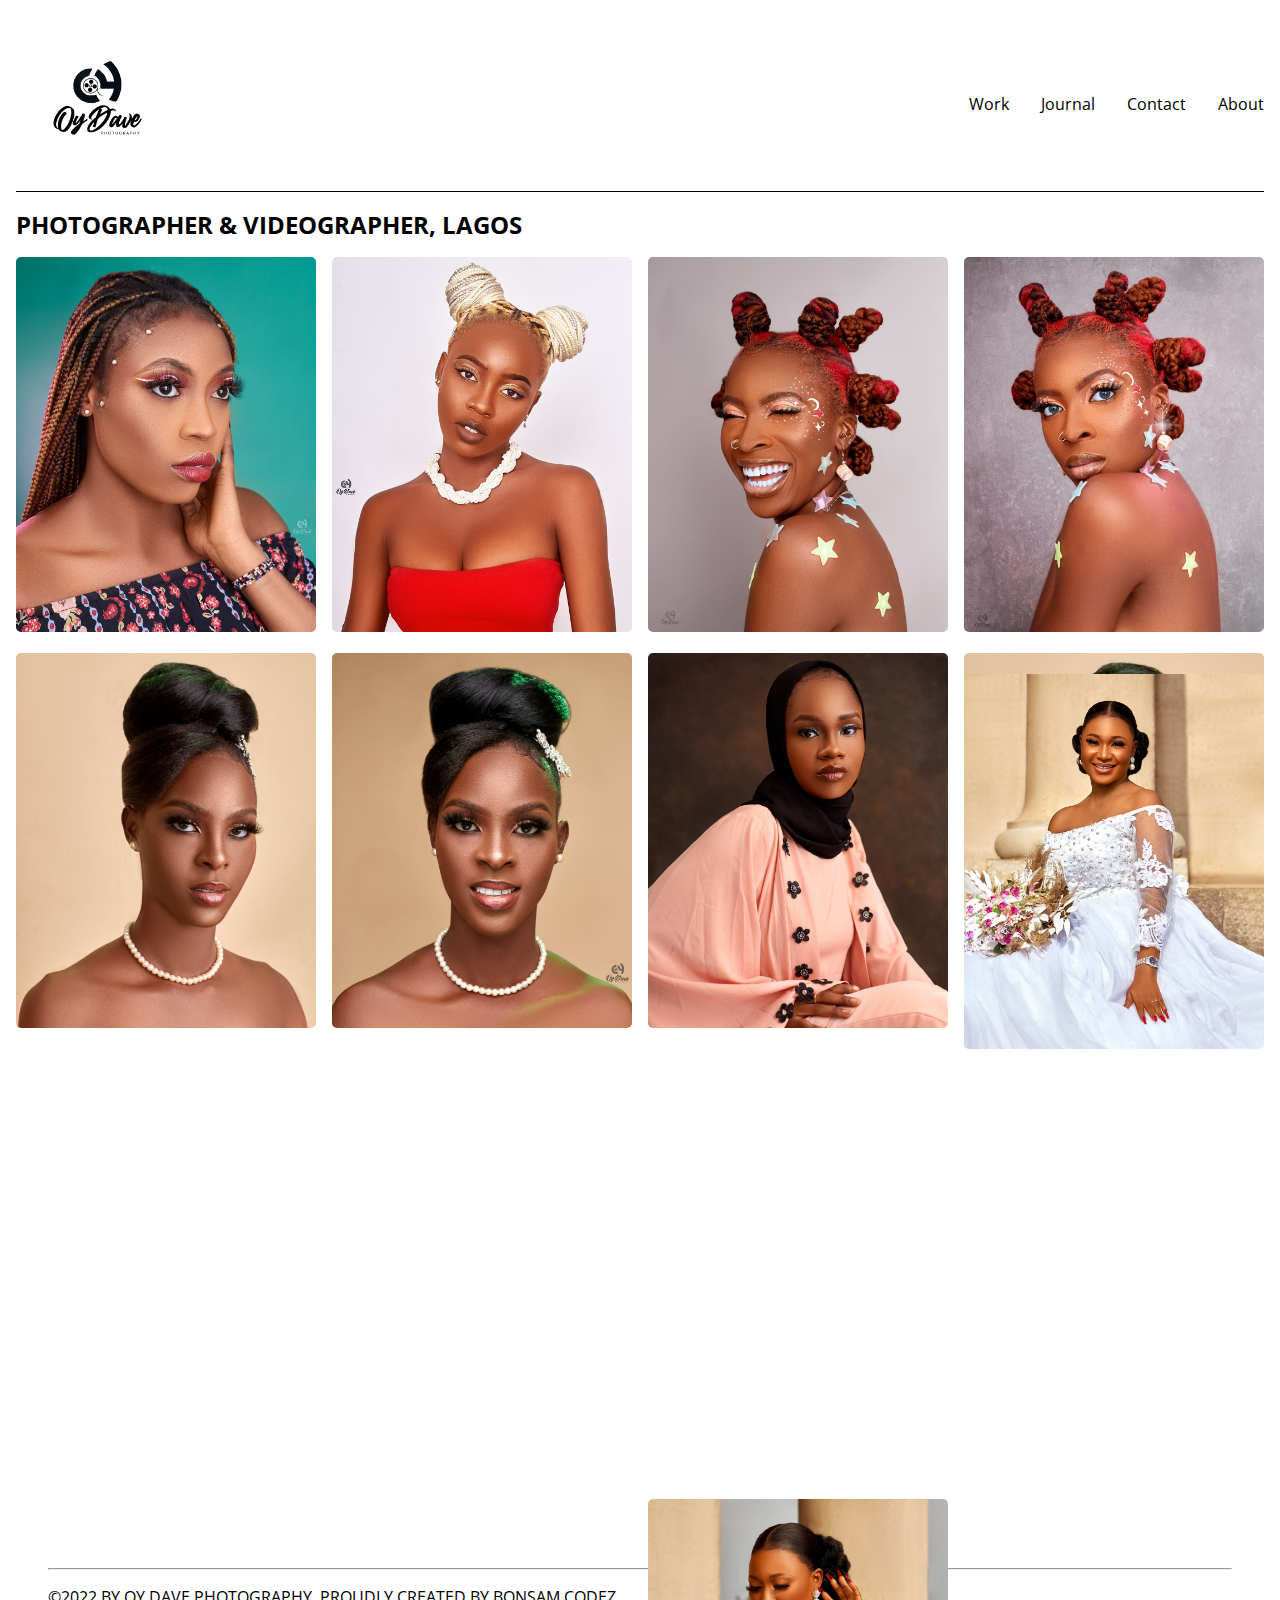
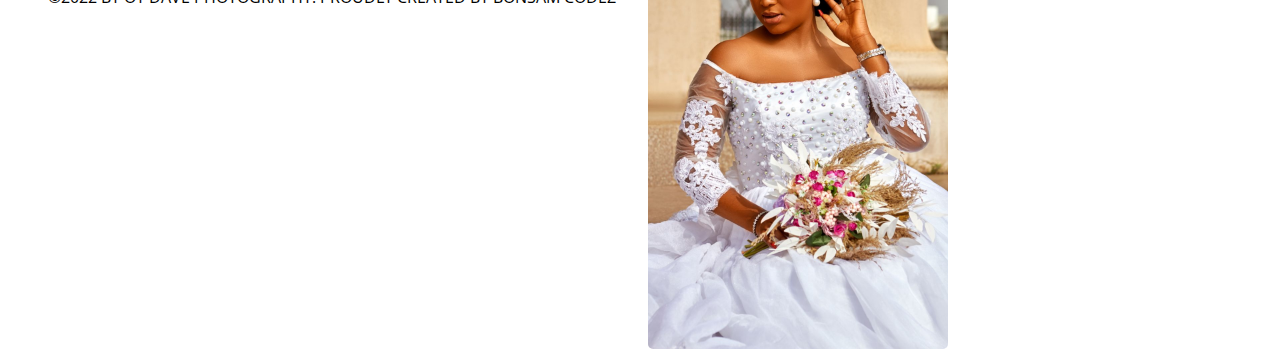
<file: index.html>
<!DOCTYPE html>
<html lang="en">
  <head>
    <meta charset="UTF-8" />
    <meta http-equiv="X-UA-Compatible" content="IE=edge" />
    <meta name="viewport" content="width=device-width, initial-scale=1.0" />
    <title>Oy Dave</title>
    <link rel="preconnect" href="https://fonts.googleapis.com" />
    <link rel="preconnect" href="https://fonts.gstatic.com" crossorigin />
    <link
      href="https://fonts.googleapis.com/css2?family=Heebo&family=Montserrat:wght@500&family=Open+Sans&family=Poppins:ital,wght@0,400;0,700;1,100&family=Raleway:ital,wght@0,600;1,100&family=Roboto&family=Roboto+Condensed&display=swap"
      rel="stylesheet"
    />
    <link
      rel="stylesheet"
      href="https://cdnjs.cloudflare.com/ajax/libs/font-awesome/6.1.2/css/all.min.css"
      integrity="sha512-1sCRPdkRXhBV2PBLUdRb4tMg1w2YPf37qatUFeS7zlBy7jJI8Lf4VHwWfZZfpXtYSLy85pkm9GaYVYMfw5BC1A=="
      crossorigin="anonymous"
      referrerpolicy="no-referrer"
    />
    <link rel="stylesheet" href="style.css" />
    <link rel="stylesheet" href="https://unpkg.com/aos@next/dist/aos.css" />
    <link rel="stylesheet" href="mobile.css" />
  </head>
  <body>
    <div class="main-body">
      <nav class="menu-bar">
        <div class="nav-header">
          <a href="/index.html"
            ><img
              src="images/OY Dave - Watermark Black.png"
              alt="logo"
              class="nav-logo"
          /></a>

          <div class="nav-toggle">
            <i class="fa-solid fa-bars" data-aos="slide-up"></i>
          </div>
        </div>
        <ul class="links">
          <li class="link"><a href="/index.html">Work</a></li>
          <li class="link"><a href="/journal.html">Journal</a></li>
          <li class="link"><a href="/contact.html">Contact</a></li>
          <li class="link"><a href="/about.html">About</a></li>
        </ul>
      </nav>
      <div class="header-content">
        <div class="header-div">
          <h2 class="lag">PHOTOGRAPHER & VIDEOGRAPHER, lAGOS</h2>
        </div>
        <div
          class="header-flex"
          data-aos="fade-left"
          data-aos-easing="ease-in-out"
          data-aos-delay="50"
        >
          <a href="http://instagram.com/oydave_">
            <i class="fa-brands fa-instagram"></i
          ></a>
          <a href="https://mobile.twitter.com/_OyDave"
            ><i class="fa-brands fa-twitter"></i
          ></a>
        </div>
      </div>
      <section class="gallery">
        <a href="/slides.html"
          ><div>
            <img
              src="images/Rhodes-2.jpg"
              alt=""
              class="rods-img"
              data-aos="flip-up"
              data-aos-duration="1000"
              data-aos-easing="ease-in-out"
            /></div
        ></a>
        <a href="/slides.html"
          ><div>
            <img
              src="images/Sharrr5.jpg"
              alt=""
              class="rods-img"
              data-aos="flip-up"
              data-aos-duration="1000"
              data-aos-easing="ease-in-out"
            /></div
        ></a>
        <a href="/slides.html"
          ><div>
            <img
              src="images/M3.jpg"
              alt=""
              class="rods-img"
              data-aos="flip-up"
              data-aos-duration="1000"
              data-aos-easing="ease-in-out"
            /></div
        ></a>
        <a href="/slides.html"
          ><div>
            <img
              src="images/Marve1c.jpg"
              alt=""
              class="rods-img"
              data-aos="flip-up"
              data-aos-duration="1000"
              data-aos-easing="ease-in-out"
            /></div
        ></a>
        <a href="/slides.html"
          ><div>
            <img
              src="images/Iyanu-1.jpg"
              alt=""
              class="rods-img"
              data-aos="flip-left"
              data-aos-duration="1000"
              data-aos-easing="ease-in-out"
            /></div
        ></a>
        <a href="/slides.html"
          ><div>
            <img
              src="images/Iyanu-3.jpg"
              alt=""
              class="rods-img"
              data-aos="flip-right"
              data-aos-duration="1000"
              data-aos-easing="ease-in-out"
            /></div
        ></a>
        <a href="/slides.html"
          ><div>
            <img
              src="images/Khal.jpg"
              alt=""
              class="rods-img"
              data-aos="slide-left"
              data-aos-duration="1000"
              data-aos-easing="ease-in-out"
            /></div
        ></a>
        <a href="/slides.html"
          ><div>
            <img
              src="images/Iyanu-1.jpg"
              alt=""
              class="rods-img"
              data-aos="slide-right"
              data-aos-duration="1000"
              data-aos-easing="ease-in-out"
            /></div
        ></a>
        <a href="/slides.html"
          ><div>
            <img
              src="images/Dote 2.jpg"
              alt=""
              class="rods-img"
              data-aos="flip-left"
              data-aos-duration="1000"
              data-aos-easing="ease-in-out"
            /></div
        ></a>
        <a href="/slides.html"
          ><div>
            <img
              src="images/a.jpg"
              alt=""
              class="rods-img"
              data-aos="flip-right"
              data-aos-duration="1000"
            /></div
        ></a>
        <a href="/slides.html"
          ><div>
            <img
              src="images/b.jpg"
              alt=""
              class="rods-img"
              data-aos="slide-up"
              data-aos-duration="1000"
              data-aos-easing="ease-in-out"
            /></div
        ></a>
        <a href="/slides.html"
          ><div>
            <img
              src="images/c.jpg"
              alt=""
              class="rods-img"
              data-aos="slide-down"
              data-aos-duration="1000"
              data-aos-easing="ease-in-out"
            /></div
        ></a>
      </section>
    </div>

    <footer>
      <hr class="horizon" />
      <p>&copy;2022 BY OY DAVE PHOTOGRAPHY. PROUDLY CREATED BY BONSAM CODEZ</p>
    </footer>
    <script src="https://unpkg.com/aos@next/dist/aos.js"></script>
    <script>
      AOS.init({ duration: 3000 });
    </script>
    <script src="app.js"></script>
  </body>
</html>
</file>
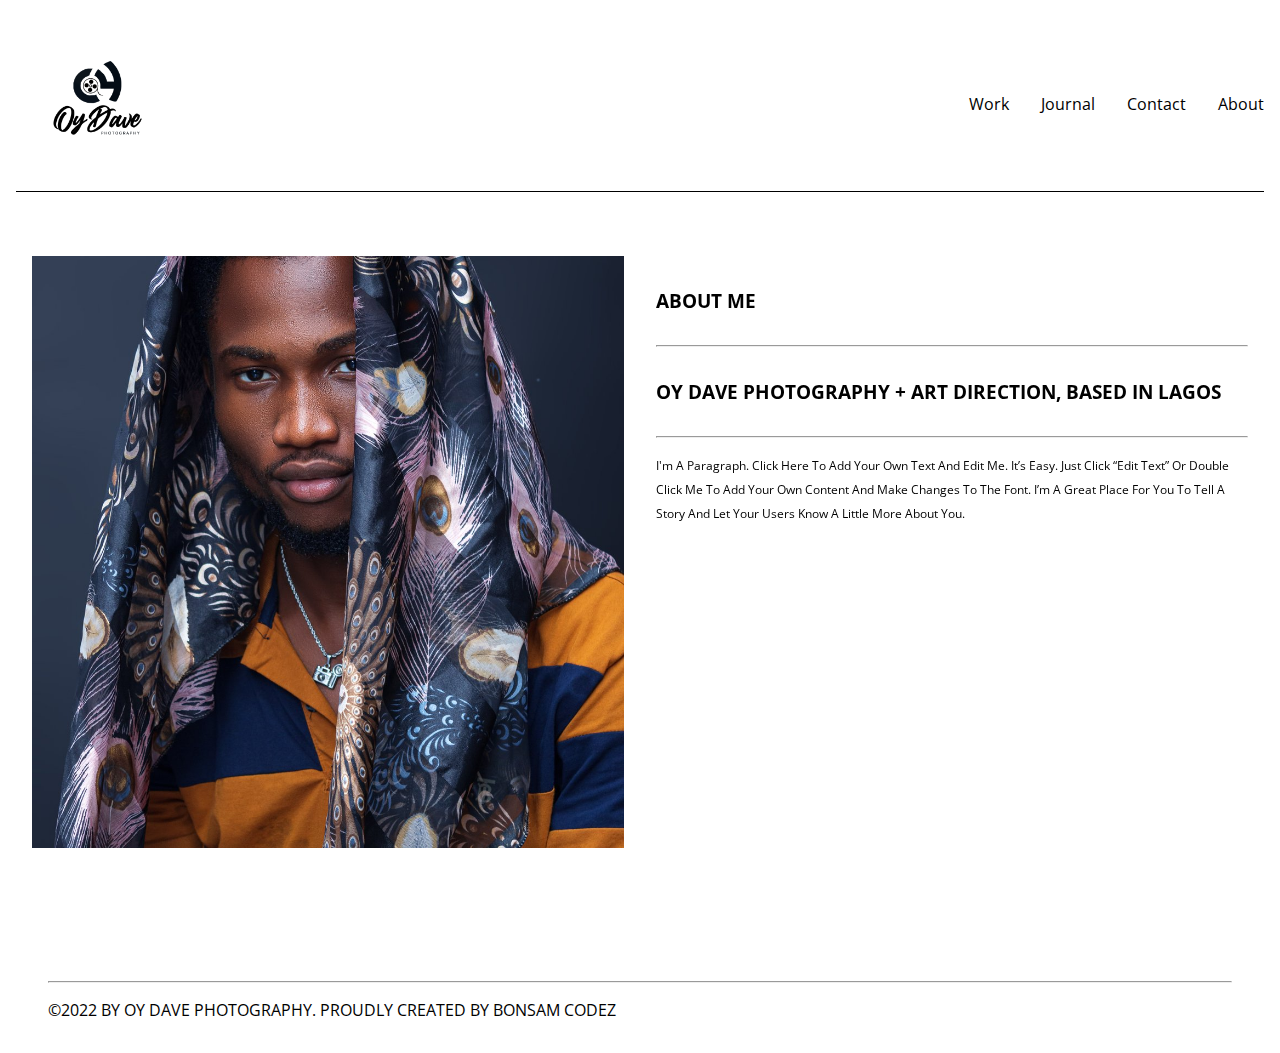
<file: about.html>
<!DOCTYPE html>
<html lang="en">
  <head>
    <meta charset="UTF-8" />
    <meta http-equiv="X-UA-Compatible" content="IE=edge" />
    <meta name="viewport" content="width=device-width, initial-scale=1.0" />
    <title>Oy Dave</title>
    <link rel="preconnect" href="https://fonts.googleapis.com" />
    <link rel="preconnect" href="https://fonts.gstatic.com" crossorigin />
    <link
      href="https://fonts.googleapis.com/css2?family=Heebo&family=Montserrat:wght@500&family=Open+Sans&family=Poppins:ital,wght@0,400;0,700;1,100&family=Raleway:ital,wght@0,600;1,100&family=Roboto&family=Roboto+Condensed&display=swap"
      rel="stylesheet"
    />
    <link
      rel="stylesheet"
      href="https://cdnjs.cloudflare.com/ajax/libs/font-awesome/6.1.2/css/all.min.css"
      integrity="sha512-1sCRPdkRXhBV2PBLUdRb4tMg1w2YPf37qatUFeS7zlBy7jJI8Lf4VHwWfZZfpXtYSLy85pkm9GaYVYMfw5BC1A=="
      crossorigin="anonymous"
      referrerpolicy="no-referrer"
    />
    <link rel="stylesheet" href="style.css" />
    <link rel="stylesheet" href="https://unpkg.com/aos@next/dist/aos.css" />
    <link rel="stylesheet" href="about.css" />
    <link rel="stylesheet" href="mobile.css" />
  </head>
  <body>
    <main class="main-body">
      <nav class="menu-bar">
        <div class="nav-header">
          <a href="/index.html"
            ><img
              src="images/OY Dave - Watermark Black.png"
              alt="logo"
              class="nav-logo"
          /></a>

          <div class="nav-toggle">
            <i class="fa-solid fa-bars"></i>
          </div>
        </div>
        <ul class="links">
          <li><a href="/index.html">Work</a></li>
          <li><a href="/journal.html">Journal</a></li>
          <li><a href="/contact.html">Contact</a></li>
          <li><a href="about.html">About</a></li>
        </ul>
      </nav>
      <section class="about">
        <div class="about-header">
          <div class="about-content">
            <img
              src="images/oydave.jpg"
              alt=""
              class="about-img"
              data-aos="slide-up"
            />
          </div>
          <div class="about-content" data-aos="slide-down">
            <h3 class="me">ABOUT ME</h3>
            <hr class="horizon" />
            <h3 class="meet">
              OY DAVE PHOTOGRAPHY + ART DIRECTION, BASED IN LAGOS
            </h3>
            <hr class="horizon" />
            <p class="about-p">
              I'm a paragraph. Click here to add your own text and edit me. It’s
              easy. Just click “Edit Text” or double click me to add your own
              content and make changes to the font. I’m a great place for you to
              tell a story and let your users know a little more about you.
            </p>
          </div>
        </div>
      </section>
    </main>
    <footer>
      <hr class="horizon" />
      <p>&copy;2022 BY OY DAVE PHOTOGRAPHY. PROUDLY CREATED BY BONSAM CODEZ</p>
    </footer>
    <script src="https://unpkg.com/aos@next/dist/aos.js"></script>
    <script>
      AOS.init({ duration: 3000 });
    </script>
    <script src="app.js"></script>
  </body>
</html>
</file>
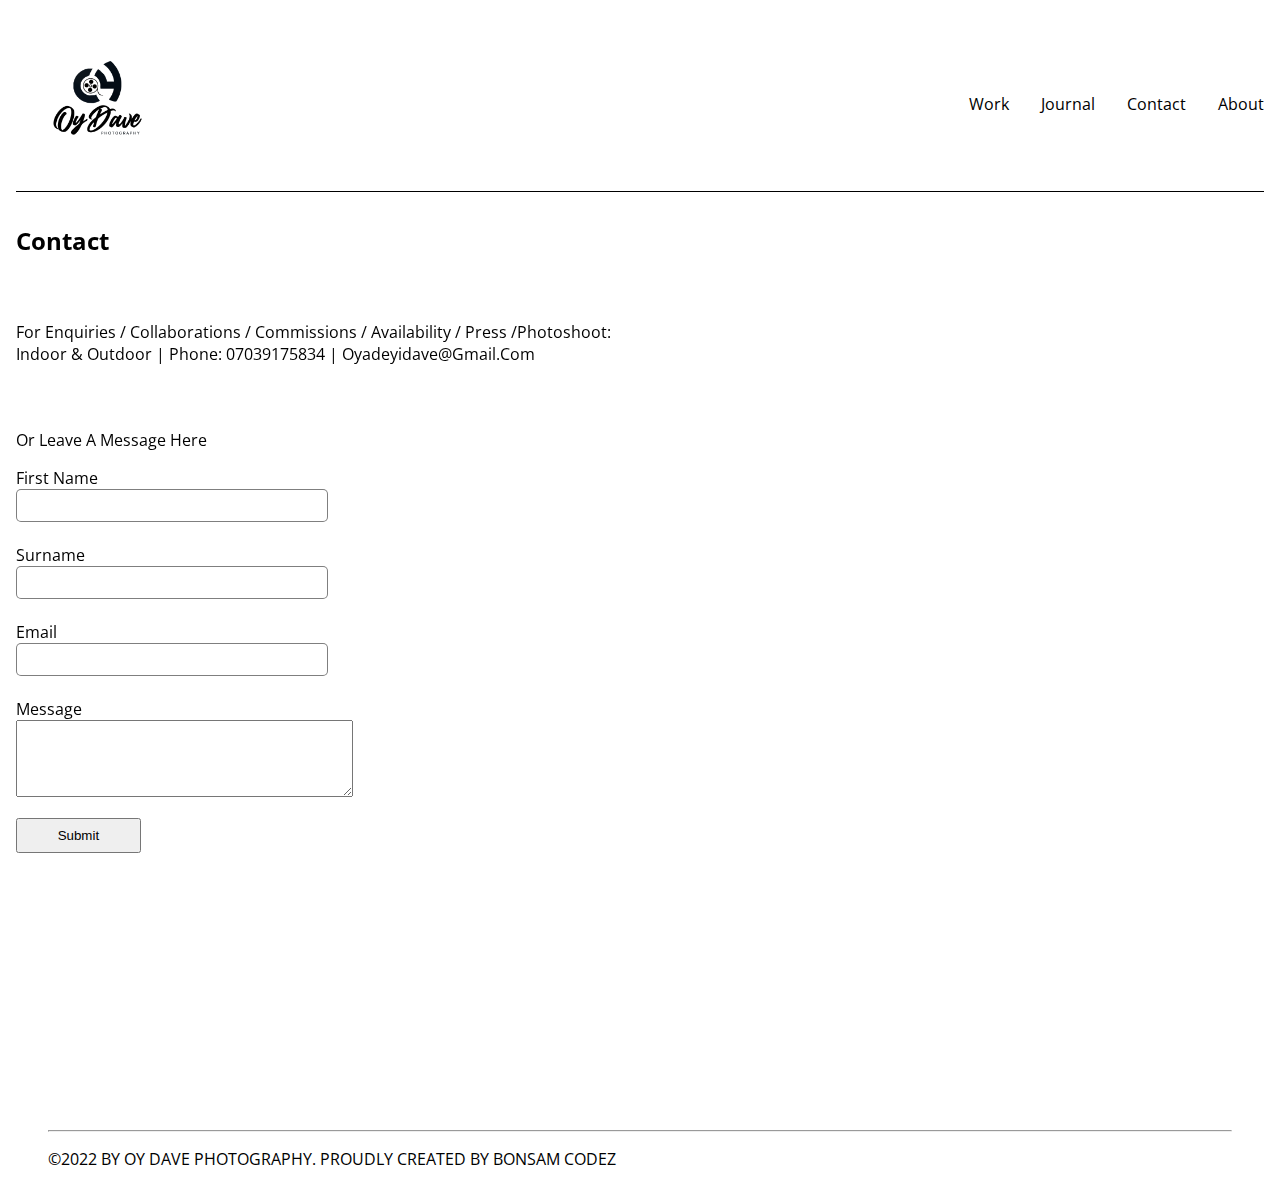
<file: contact.html>
<!DOCTYPE html>
<html lang="en">
  <head>
    <meta charset="UTF-8" />
    <meta http-equiv="X-UA-Compatible" content="IE=edge" />
    <meta name="viewport" content="width=device-width, initial-scale=1.0" />
    <title>Oy Dave</title>
    <link rel="preconnect" href="https://fonts.googleapis.com" />
    <link rel="preconnect" href="https://fonts.gstatic.com" crossorigin />
    <link
      href="https://fonts.googleapis.com/css2?family=Heebo&family=Montserrat:wght@500&family=Open+Sans&family=Poppins:ital,wght@0,400;0,700;1,100&family=Raleway:ital,wght@0,600;1,100&family=Roboto&family=Roboto+Condensed&display=swap"
      rel="stylesheet"
    />
    <link
      rel="stylesheet"
      href="https://cdnjs.cloudflare.com/ajax/libs/font-awesome/6.1.2/css/all.min.css"
      integrity="sha512-1sCRPdkRXhBV2PBLUdRb4tMg1w2YPf37qatUFeS7zlBy7jJI8Lf4VHwWfZZfpXtYSLy85pkm9GaYVYMfw5BC1A=="
      crossorigin="anonymous"
      referrerpolicy="no-referrer"
    />
    <link rel="stylesheet" href="style.css" />
    <link rel="stylesheet" href="contact.css" />
    <link rel="stylesheet" href="https://unpkg.com/aos@next/dist/aos.css" />
    <link rel="stylesheet" href="mobile.css" />
  </head>
  <body>
    <main class="main-body">
      <nav class="menu-bar">
        <div class="nav-header">
          <a href="/index.html"
            ><img
              src="images/OY Dave - Watermark Black.png"
              alt="logo"
              class="nav-logo"
          /></a>

          <div class="nav-toggle">
            <i class="fa-solid fa-bars"></i>
          </div>
        </div>
        <ul class="links">
          <li><a href="/index.html">Work</a></li>
          <li><a href="/journal.html">Journal</a></li>
          <li><a href="/contact.html">Contact</a></li>
          <li><a href="/about.html">About</a></li>
        </ul>
      </nav>
      <section class="contact-body">
        <h2 class="con" data-aos="fade-right">Contact</h2>
        <p class="enq" data-aos="fade-up-right">
          For enquiries / collaborations / commissions / availability / press
          /Photoshoot: Indoor & Outdoor | Phone: 07039175834 |
          oyadeyidave@gmail.com
        </p>

        <div class="form" data-aos="fade-left">
          <form action="">
            <p class="page">Or leave a message here</p>
            <label for="">First Name</label> <br />
            <input type="text" id="firstname" /><br /><br />
            <label for="">Surname</label><br />
            <input type="text" id="lastname" /><br /><br />
            <label for="">Email</label><br />
            <input type="email" name="email" id="" /><br /><br />
            <label for="">Message</label><br />
            <textarea name="" id=" text" cols="40" rows="5"></textarea><br />
            <button type="submit" class="btn">Submit</button>
          </form>
        </div>
        <div class="socios" data-aos="fade-down">
          <h3>SOCIALS</h3>
          <ul class="socio">
            <a href="http://instagram.com/oydave_"><li>instagram</li></a>
            <a href=""><li>twitter</li></a>
          </ul>
        </div>
      </section>
    </main>
    <footer>
      <hr class="horizon" />
      <p>&copy;2022 BY OY DAVE PHOTOGRAPHY. PROUDLY CREATED BY BONSAM CODEZ</p>
    </footer>
    <script src="https://unpkg.com/aos@next/dist/aos.js"></script>
    <script>
      AOS.init({ duration: 3000 });
    </script>
    <script src="app.js"></script>
  </body>
</html>
</file>
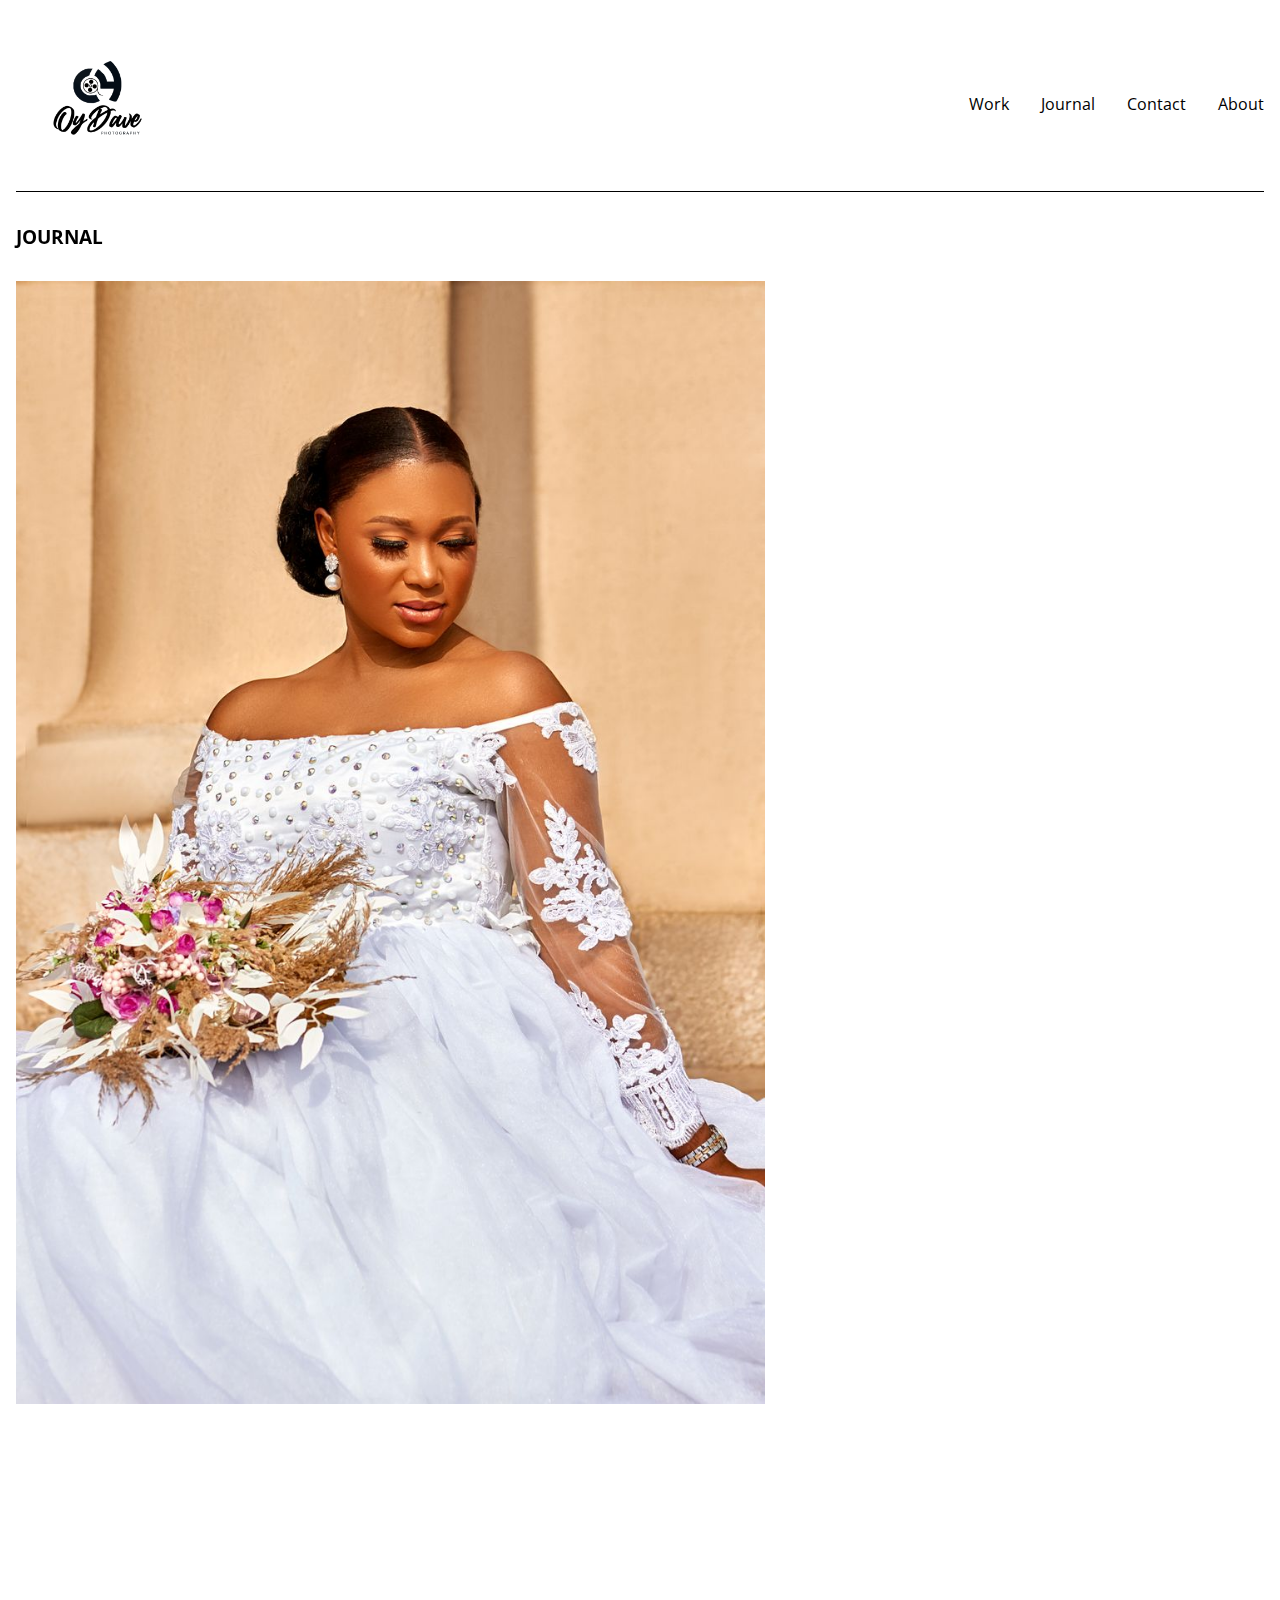
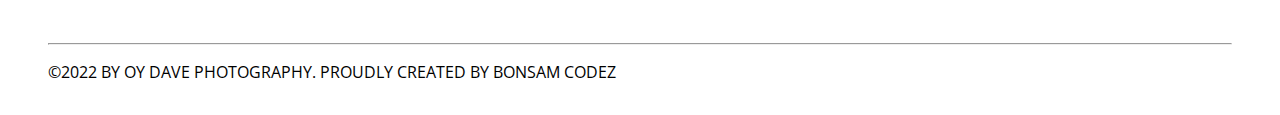
<file: journal.html>
<!DOCTYPE html>
<html lang="en">
  <head>
    <meta charset="UTF-8" />
    <meta http-equiv="X-UA-Compatible" content="IE=edge" />
    <meta name="viewport" content="width=device-width, initial-scale=1.0" />
    <title>Oy Dave</title>
    <link rel="preconnect" href="https://fonts.googleapis.com" />
    <link rel="preconnect" href="https://fonts.gstatic.com" crossorigin />
    <link
      href="https://fonts.googleapis.com/css2?family=Heebo&family=Montserrat:wght@500&family=Open+Sans&family=Poppins:ital,wght@0,400;0,700;1,100&family=Raleway:ital,wght@0,600;1,100&family=Roboto&family=Roboto+Condensed&display=swap"
      rel="stylesheet"
    />
    <link
      rel="stylesheet"
      href="https://cdnjs.cloudflare.com/ajax/libs/font-awesome/6.1.2/css/all.min.css"
      integrity="sha512-1sCRPdkRXhBV2PBLUdRb4tMg1w2YPf37qatUFeS7zlBy7jJI8Lf4VHwWfZZfpXtYSLy85pkm9GaYVYMfw5BC1A=="
      crossorigin="anonymous"
      referrerpolicy="no-referrer"
    />
    <link rel="stylesheet" href="style.css" />
    <link rel="stylesheet" href="https://unpkg.com/aos@next/dist/aos.css" />
    <link rel="stylesheet" href="journal.css" />
    <link rel="stylesheet" href="mobile.css" />
  </head>
  <body>
    <div class="main-body">
      <nav class="menu-bar">
        <div class="nav-header">
          <a href="/index.html"
            ><img
              src="images/OY Dave - Watermark Black.png"
              alt="logo"
              class="nav-logo"
          /></a>

          <div class="nav-toggle">
            <i class="fa-solid fa-bars"></i>
          </div>
        </div>
        <ul class="links">
          <li><a href="/index.html">Work</a></li>
          <li><a href="/journal.html">Journal</a></li>
          <li><a href="/contact.html">Contact</a></li>
          <li><a href="/about.html">About</a></li>
        </ul>
      </nav>
      <div class="journal">
        <h3 data-aos="fade-left">JOURNAL</h3>
        <div class="journal-gallery">
          <div class="journal-item">
            <img
              src="images/7Reel.jpg"
              alt=""
              class="journal-img"
              data-aos="slide-left"
            />
            <p data-aos="slide-right">JANUARY 2022 | WEDDING SHOOT</p>
          </div>
          <div class="journal-item">
            <img
              src="images/Sharrr5.jpg"
              alt=""
              class="journal-img"
              data-aos="flip-right"
            />
            <p data-aos="fade-left">MARCH 2022 | SHARR MODEL SHOOT</p>
          </div>
          <div class="journal-item">
            <img
              src="images/12.jpg"
              alt=""
              class="journal-img"
              data-aos="flip-left"
            />
            <p data-aos="fade-left">MAY 2022</p>
          </div>
          <div class="journal-item">
            <img
              src="images/oydave.jpg"
              alt=""
              class="journal-img"
              data-aos="flip-up"
            />
            <p>AUGUST 2020 | BIRTHDAY BOY</p>
          </div>
          <div class="journal-item">
            <img
              src="images/Rhodes.-!.jpg"
              alt=""
              class="journal-img"
              data-aos="flip-down"
            />
            <p data-aos="fade-left">AUGUST 2020 | RHODES SHOOT</p>
          </div>
          <div class="journal-item">
            <img
              src="images/Rhodes-2.jpg"
              alt=""
              class="journal-img"
              data-aos="flip-up"
            />
            <p data-aos="fade-left">AUGUST 2020 | RHODES SHOOT</p>
          </div>
        </div>
      </div>
    </div>

    <footer>
      <hr class="horizon" />
      <p>&copy;2022 BY OY DAVE PHOTOGRAPHY. PROUDLY CREATED BY BONSAM CODEZ</p>
    </footer>
    <script src="https://unpkg.com/aos@next/dist/aos.js"></script>
    <script>
      AOS.init({ duration: 2000 });
    </script>
    <script src="app.js"></script>
  </body>
</html>
</file>
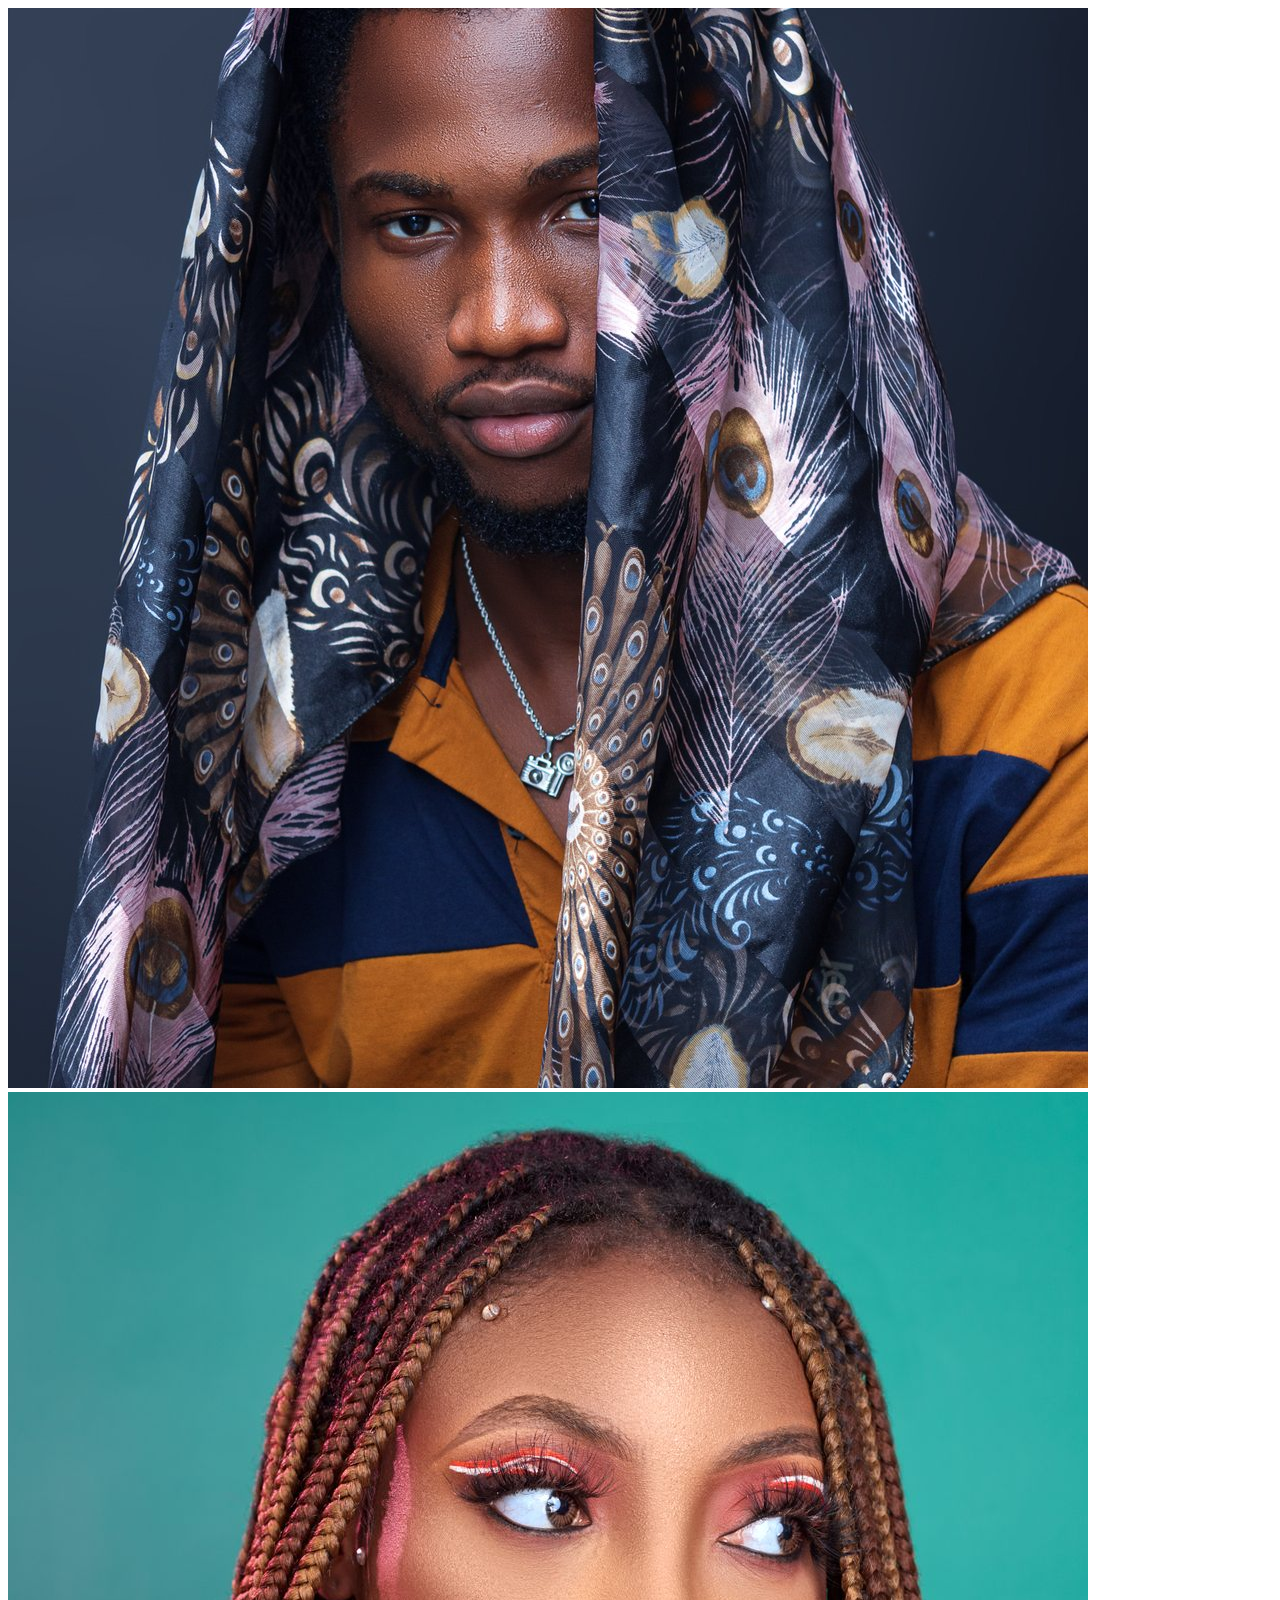
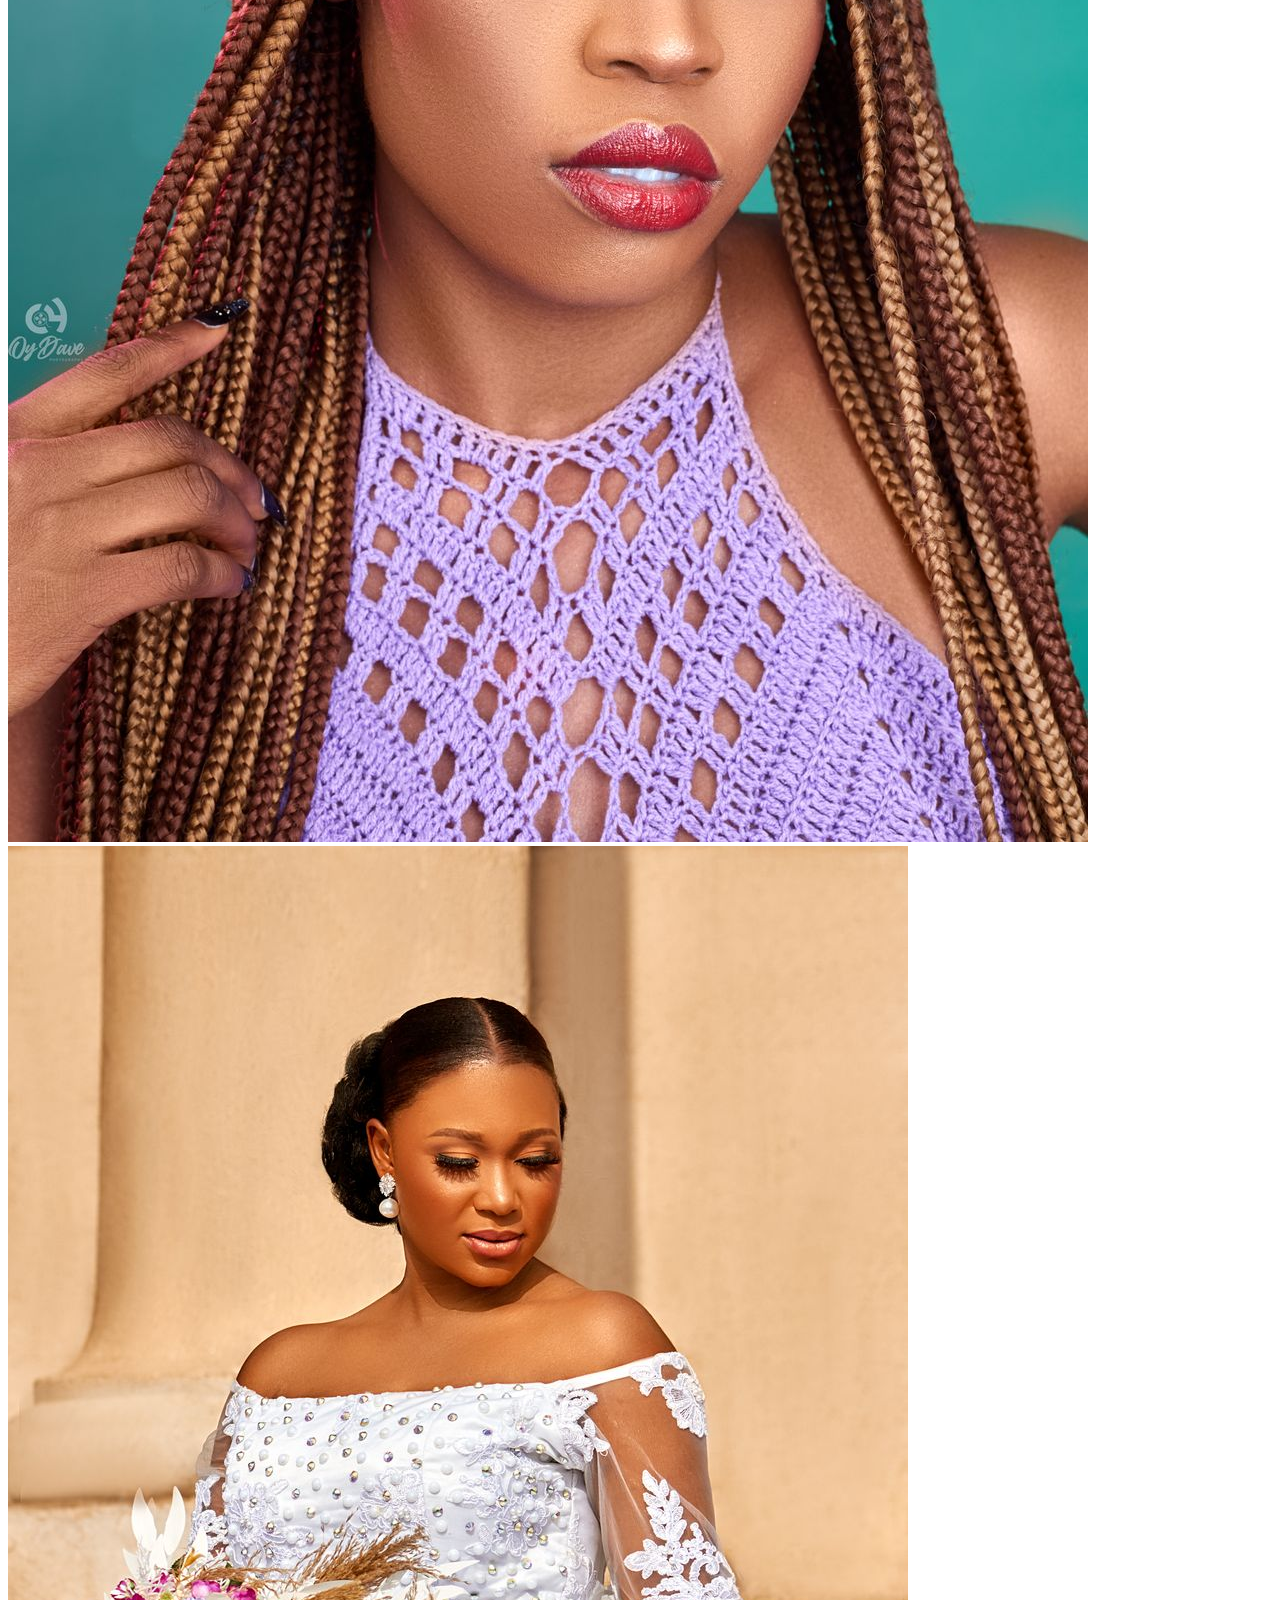
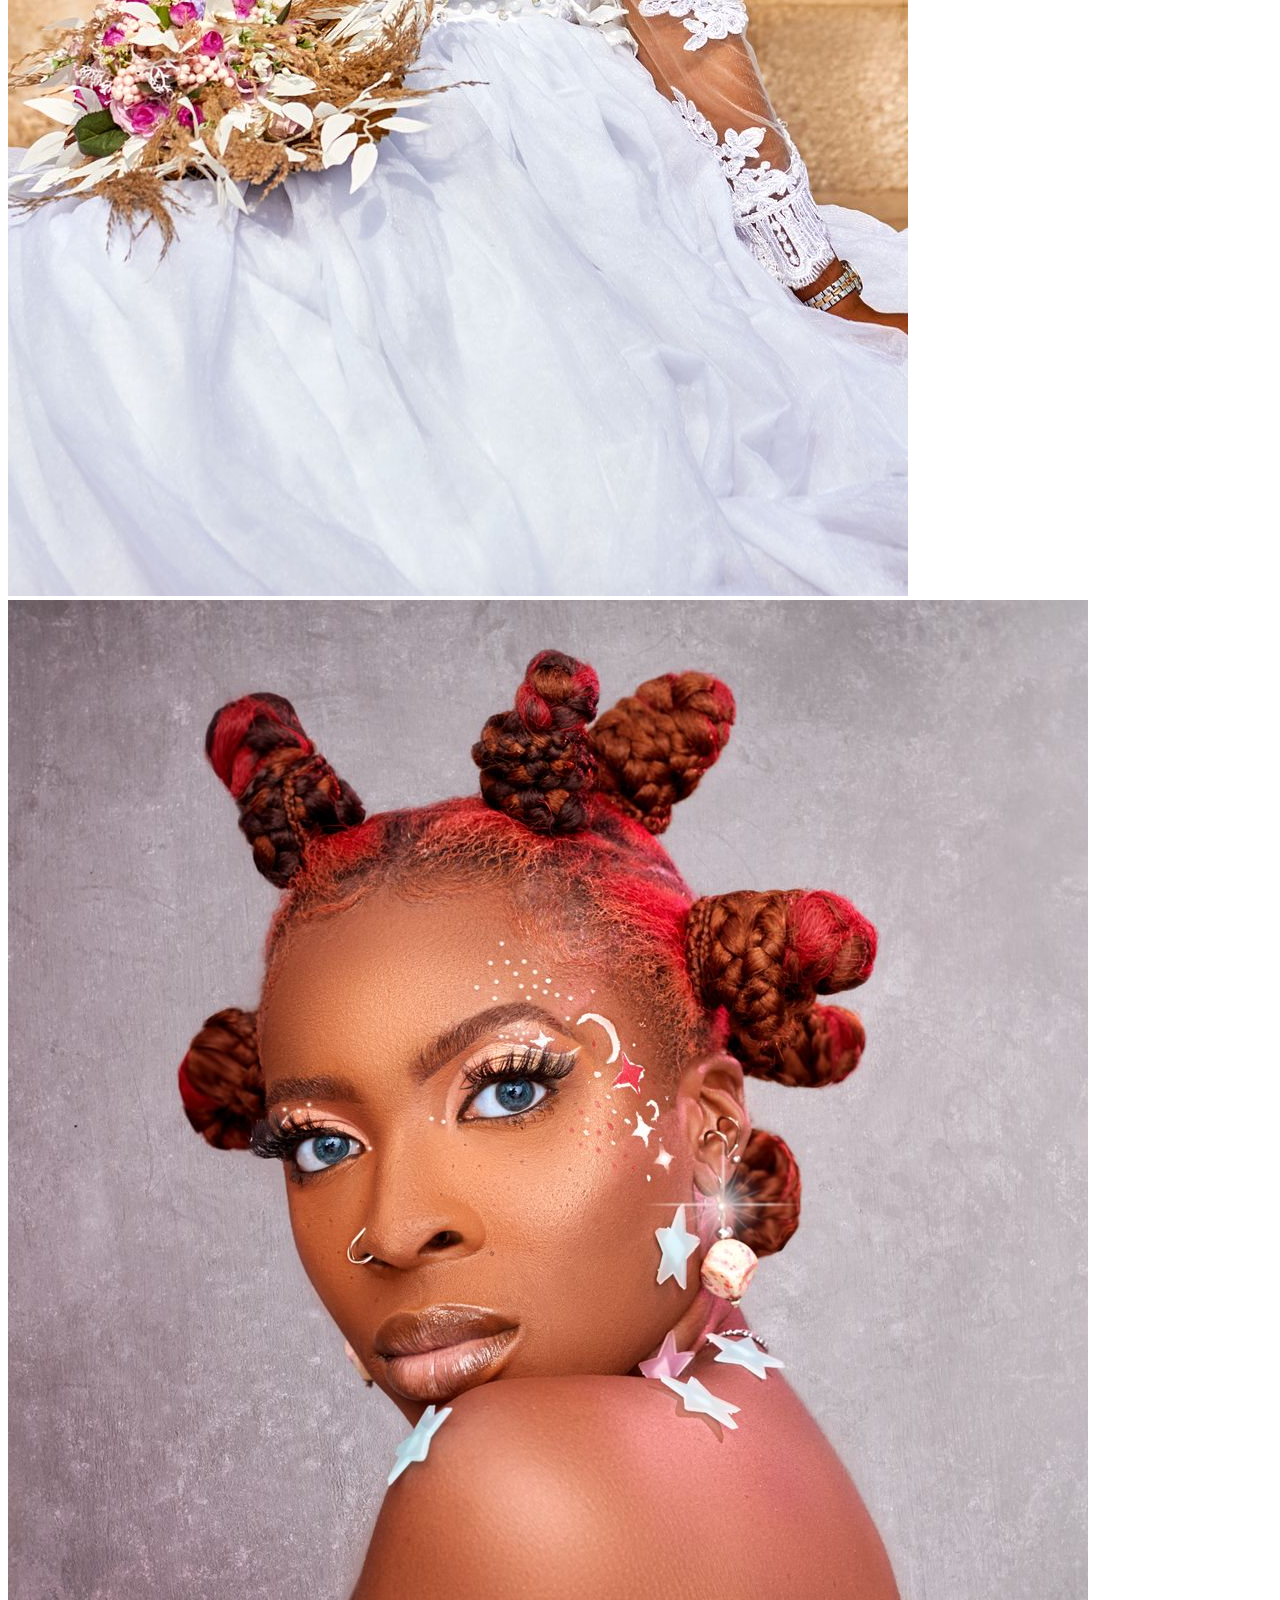
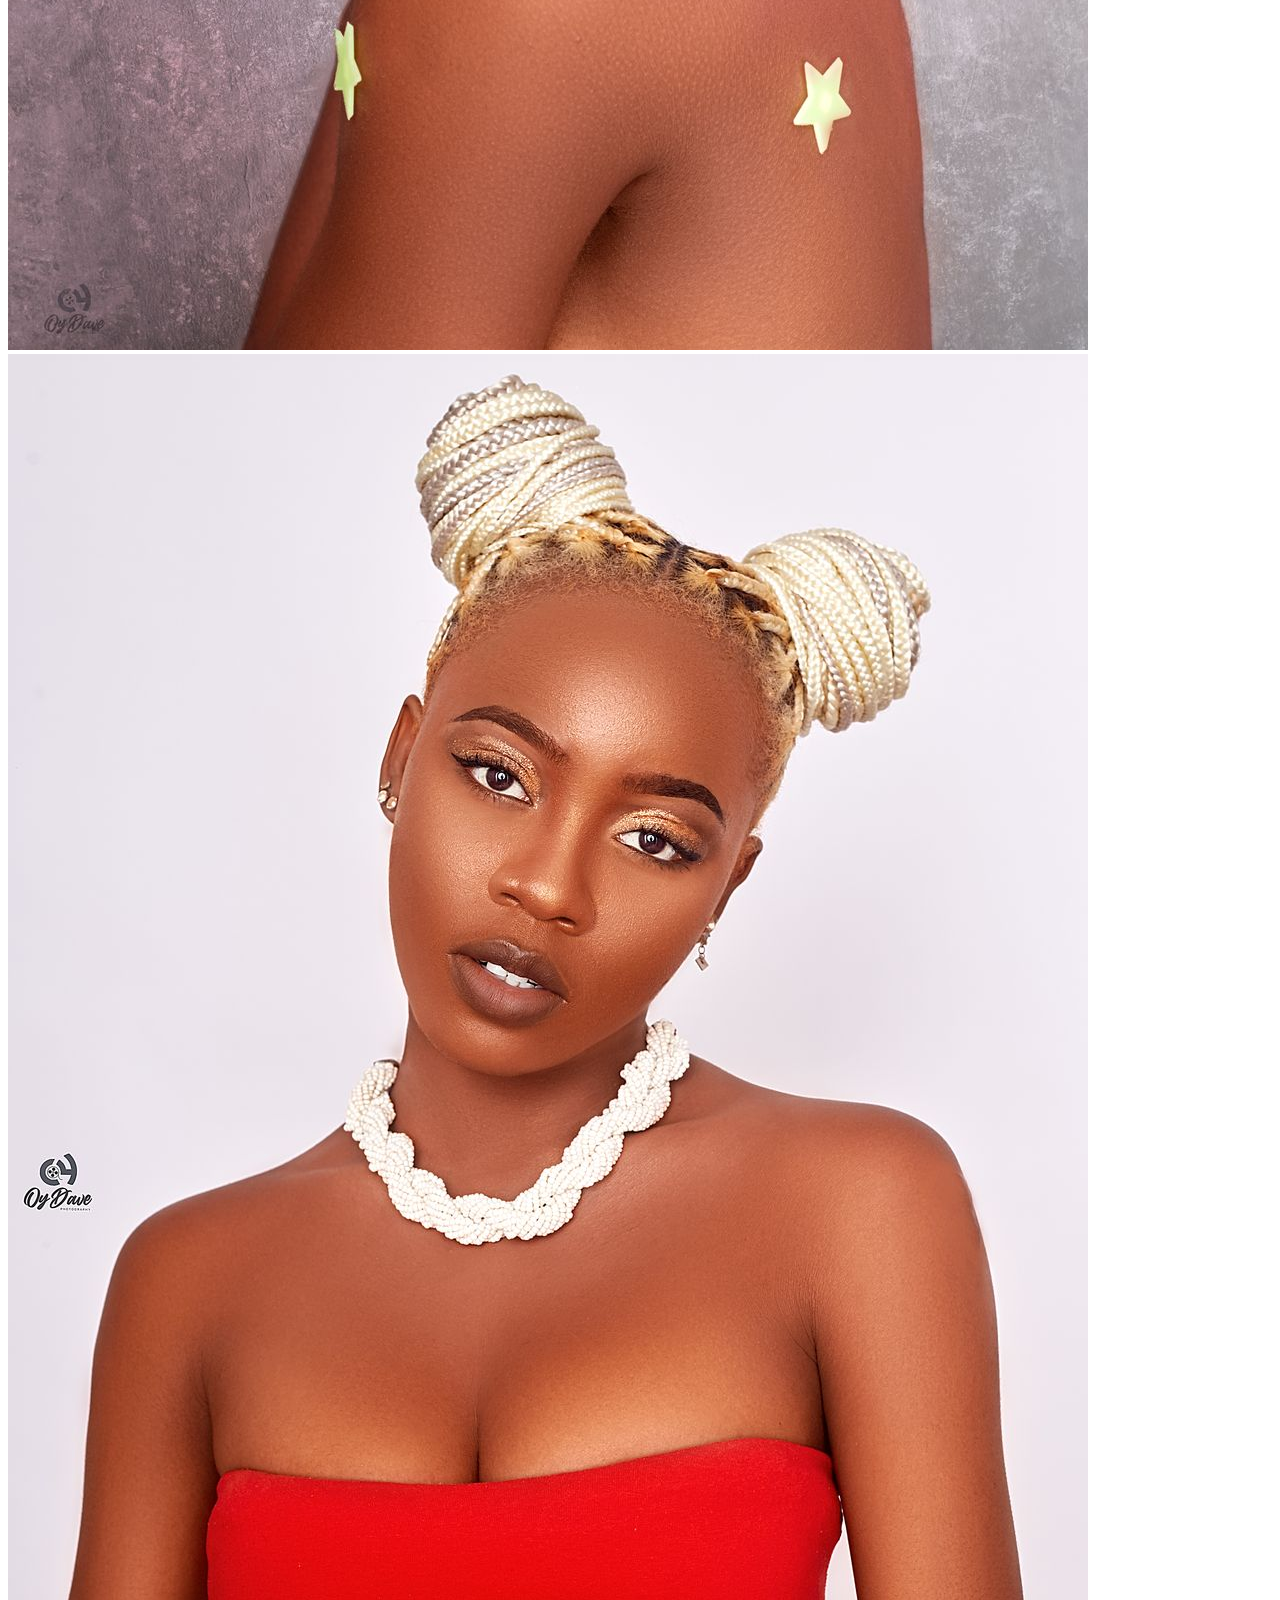
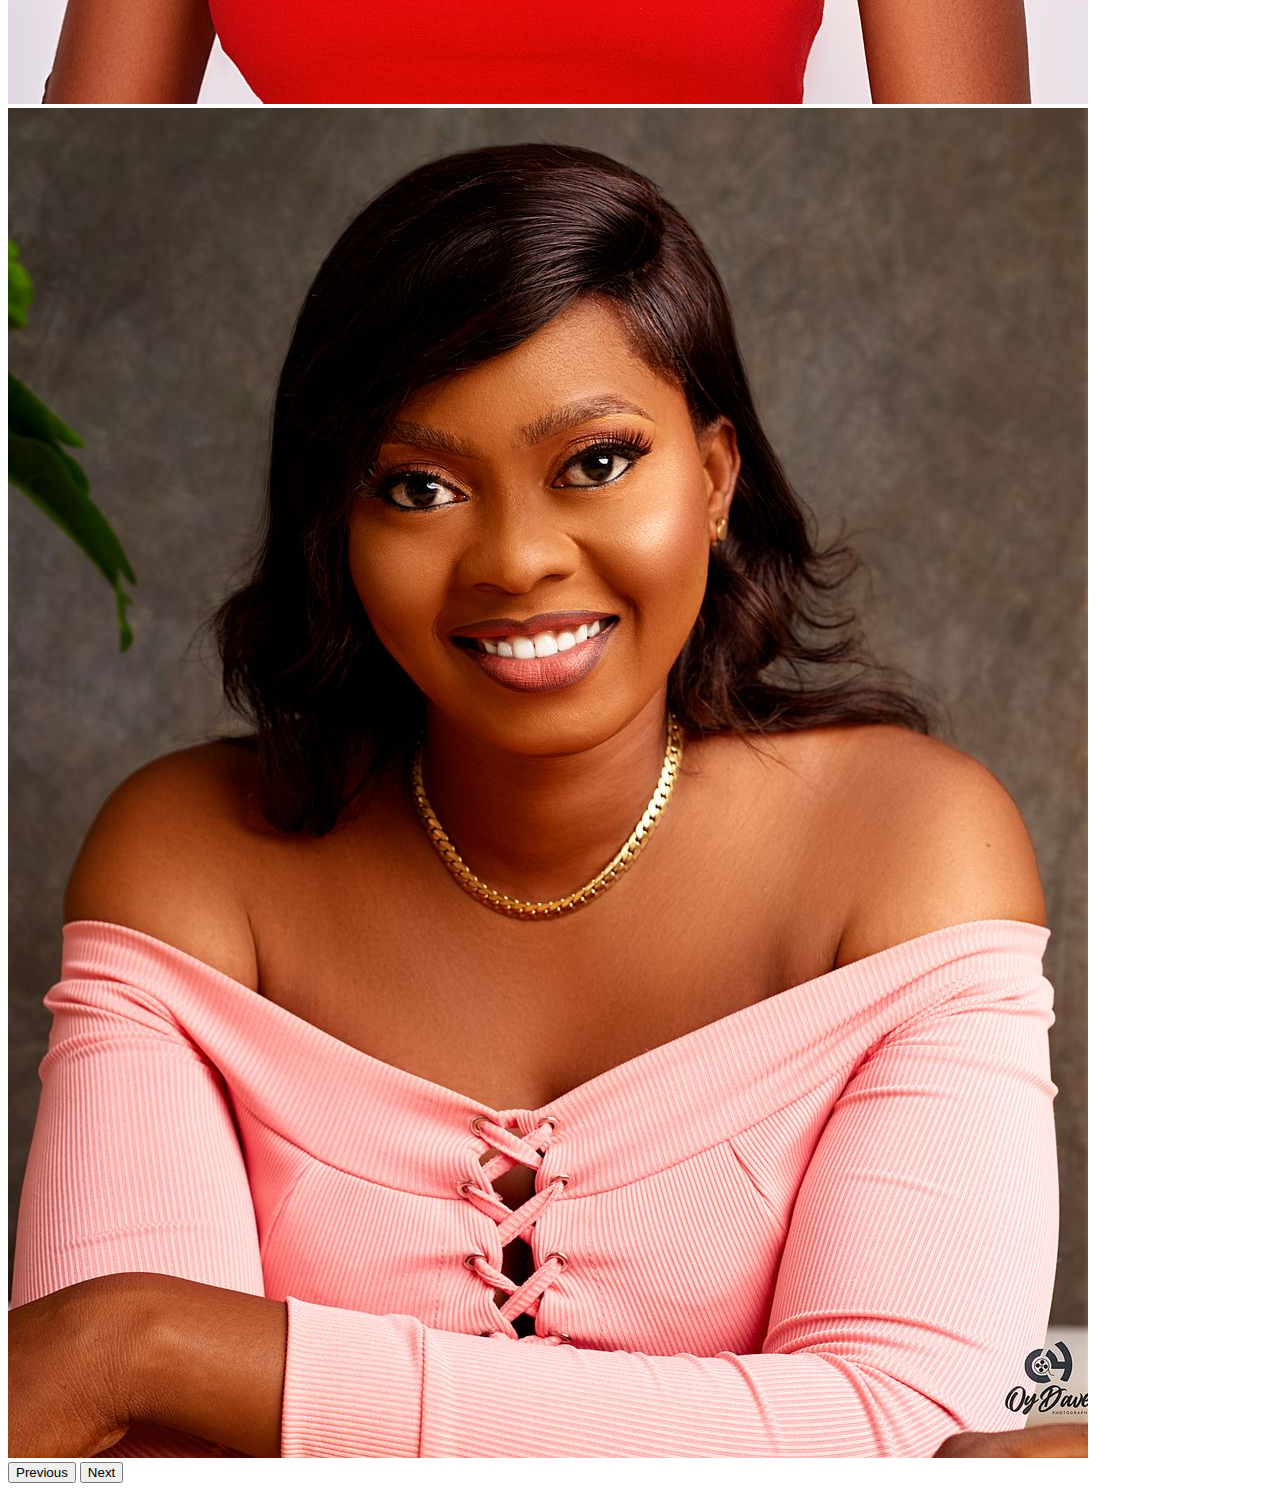
<file: slides.html>
<!DOCTYPE html>
<html lang="en">
  <head>
    <meta charset="UTF-8" />
    <meta http-equiv="X-UA-Compatible" content="IE=edge" />
    <meta name="viewport" content="width=device-width, initial-scale=1.0" />
    <title>Document</title>
    <link
      href="https://cdn.jsdelivr.net/npm/bootstrap@5.2.0/dist/css/bootstrap.min.css"
      rel="stylesheet"
      integrity="sha384-gH2yIJqKdNHPEq0n4Mqa/HGKIhSkIHeL5AyhkYV8i59U5AR6csBvApHHNl/vI1Bx"
      crossorigin="anonymous"
    />
  </head>
  <body>
    <div
      id="carouselExampleFade"
      class="carousel slide carousel-fade"
      data-bs-ride="carousel"
    >
      <div class="carousel-inner">
        <div class="carousel-item active">
          <img src="images/oydave.jpg" class="d-block w-100" alt="..." />
        </div>
        <div class="carousel-item">
          <img src="images/Rhodes.-!.jpg" class="d-block w-100" alt="" />
        </div>
        <div class="carousel-item">
          <img src="images/7Reel.jpg" class="d-block w-100" alt="..." />
        </div>
        <div class="carousel-item">
          <img src="images/Marve1c.jpg" class="d-block w-100" alt="..." />
        </div>
        <div class="carousel-item">
          <img src="images/Sharrr5.jpg" class="d-block w-100" alt="..." />
        </div>
        <div class="carousel-item">
          <img src="images/Wunmi6.jpg" class="d-block w-100" alt="..." />
        </div>
      </div>
      <button
        class="carousel-control-prev"
        type="button"
        data-bs-target="#carouselExampleFade"
        data-bs-slide="prev"
      >
        <span class="carousel-control-prev-icon" aria-hidden="true"></span>
        <span class="visually-hidden">Previous</span>
      </button>
      <button
        class="carousel-control-next"
        type="button"
        data-bs-target="#carouselExampleFade"
        data-bs-slide="next"
      >
        <span class="carousel-control-next-icon" aria-hidden="true"></span>
        <span class="visually-hidden">Next</span>
      </button>
    </div>

    <script
      src="https://cdn.jsdelivr.net/npm/bootstrap@5.2.0/dist/js/bootstrap.bundle.min.js"
      integrity="sha384-A3rJD856KowSb7dwlZdYEkO39Gagi7vIsF0jrRAoQmDKKtQBHUuLZ9AsSv4jD4Xa"
      crossorigin="anonymous"
    ></script>
    <script
      src="https://cdn.jsdelivr.net/npm/@popperjs/core@2.11.5/dist/umd/popper.min.js"
      integrity="sha384-Xe+8cL9oJa6tN/veChSP7q+mnSPaj5Bcu9mPX5F5xIGE0DVittaqT5lorf0EI7Vk"
      crossorigin="anonymous"
    ></script>
    <script
      src="https://cdn.jsdelivr.net/npm/bootstrap@5.2.0/dist/js/bootstrap.min.js"
      integrity="sha384-ODmDIVzN+pFdexxHEHFBQH3/9/vQ9uori45z4JjnFsRydbmQbmL5t1tQ0culUzyK"
      crossorigin="anonymous"
    ></script>
  </body>
</html>
</file>
<file: style.css>
* {
  margin: 0;
  padding: 0;
  box-sizing: border-box;
}
body {
  font-family: "Open Sans", sans-serif;
  text-transform: capitalize;
}
h1,
h2,
h3,
h4,
h5,
h6 {
}
a {
  text-decoration: none;
}
ul {
  list-style: none;
}
.main-body {
  padding: 1rem 1rem;
}
.nav-logo {
  height: 170px;
}
.links a {
  color: #000;
  width: 1;
}
a.active,
a:hover {
  background-color: gainsboro;
  transition: 0.5s;
  padding: 7px 13px;
  width: 100%;
  border-radius: 3px;
}

.menu-bar {
  display: flex;
  justify-content: space-between;
  align-items: center;
  border-bottom: 1px solid #000;
}
.nav-header {
  display: flex;
  align-items: center;
}
.links {
  display: flex;
  gap: 2rem;
}
.header-flex a {
  color: #000;
}
.header-flex a:hover {
  transform: translateY(20%);
  transition-duration: 0.5s;
}

i {
  font-size: 1.5rem;
}
.header-content {
  display: flex;
  justify-content: space-between;
  align-items: center;
  margin: 1rem 0;
}
.header-flex {
  display: flex;
  gap: 1rem;
}
.nav-toggle {
  display: none;
}
.rods-img {
  width: 100%;
  border-radius: 5px;
}
.gallery {
  display: grid;
  grid-template-columns: repeat(4, 1fr);

  gap: 1rem;
}
.rods-img :hover {
  background-color: gainsboro;
}
footer {
  padding: 2rem 3rem;
}
.horizon {
  margin: 1rem 0;
}
</file>
<file: mobile.css>
@media (max-width: 700px) {
  .journal-img {
    width: 85%;
  }
  .about-header {
    display: flex;
    flex-direction: column-reverse;
  }
  .about-img {
    width: 100%;
  }
  .contact-body {
    width: 100%;
  }
  .nav-toggle {
    display: block;
    transition: 0.5s;
  }
  .menu-bar {
    display: grid;
    grid-template-columns: repeat(1, 1fr);
  }
  .nav-header {
    display: flex;
    justify-content: space-between;
  }
  .links {
    display: flex;
    flex-direction: column;
    justify-content: flex-start;
    align-items: flex-start;
    gap: 1rem;
    margin: 2rem 0;
    padding: 0 3rem;
    display: none;
  }

  .show-links {
    display: flex;
  }
}

@media (max-width: 650px) {
  .gallery {
    display: grid;
    grid-template-columns: repeat(2, 1fr);
  }
  .lag {
    font-size: 1rem;
  }
  a.active,
  a:hover {
    background-color: gainsboro;
    transition: 0.5s;
    width: 100%;
  }
}
@media (max-width: 550px) {
  .contact-body {
    width: 100%;
  }
}
@media (max-width: 410px) {
  .contact-body {
    width: 100%;
  }
  input {
    width: 70%;
  }
  #text {
    width: 40%;
  }
  .about-img {
    width: 100%;
  }
}
</file>
<file: about.css>
.about {
  padding: 0 1rem;
}
.about-header {
  display: grid;
  grid-template-columns: repeat(2, 1fr);
  gap: 2rem;
  margin: 4rem 0;
}
.about-img {
  width: 100%;
}
.me {
  margin: 2rem 0;
}
.meet {
  margin: 2rem 0;
}
.about-p {
  font-size: 12px;
  line-height: 1.5rem;
}
</file>
<file: contact.css>
.contact-body {
  width: 50%;
}
h2 {
  margin: 2rem 0;
}
.enq {
  margin: 4rem 0;
}
label {
  text-align: justify;
}
input {
  width: 50%;
  padding: 0.5rem;
  border-radius: 5px;
  border: 1px solid rgba(0, 0, 0, 0.5);
}
.page {
  margin: 1rem 0;
}
.btn {
  margin: 1rem 0;
  padding: 0.5rem;
  width: 20%;
  cursor: pointer;
  transition-duration: 0.3s;
}
.btn:hover {
  background-color: #000;
  color: #fff;
}
.socios {
  margin: 3rem 0;
}
.socio li {
  margin: 1rem 0;
}
.socio a {
  color: #000;
}
.socio a:hover {
  color: gold;
  transition-duration: 0.3s;
}
</file>
<file: journal.css>
.journal-img {
  width: 60%;
}
.journal-gallery {
  display: grid;
  grid-template-columns: repeat(1, 1fr);
  gap: 4rem;
}
.journal h3 {
  margin: 2rem 0;
}
.journal {
  /* padding: 0 2rem; */
}
</file>
